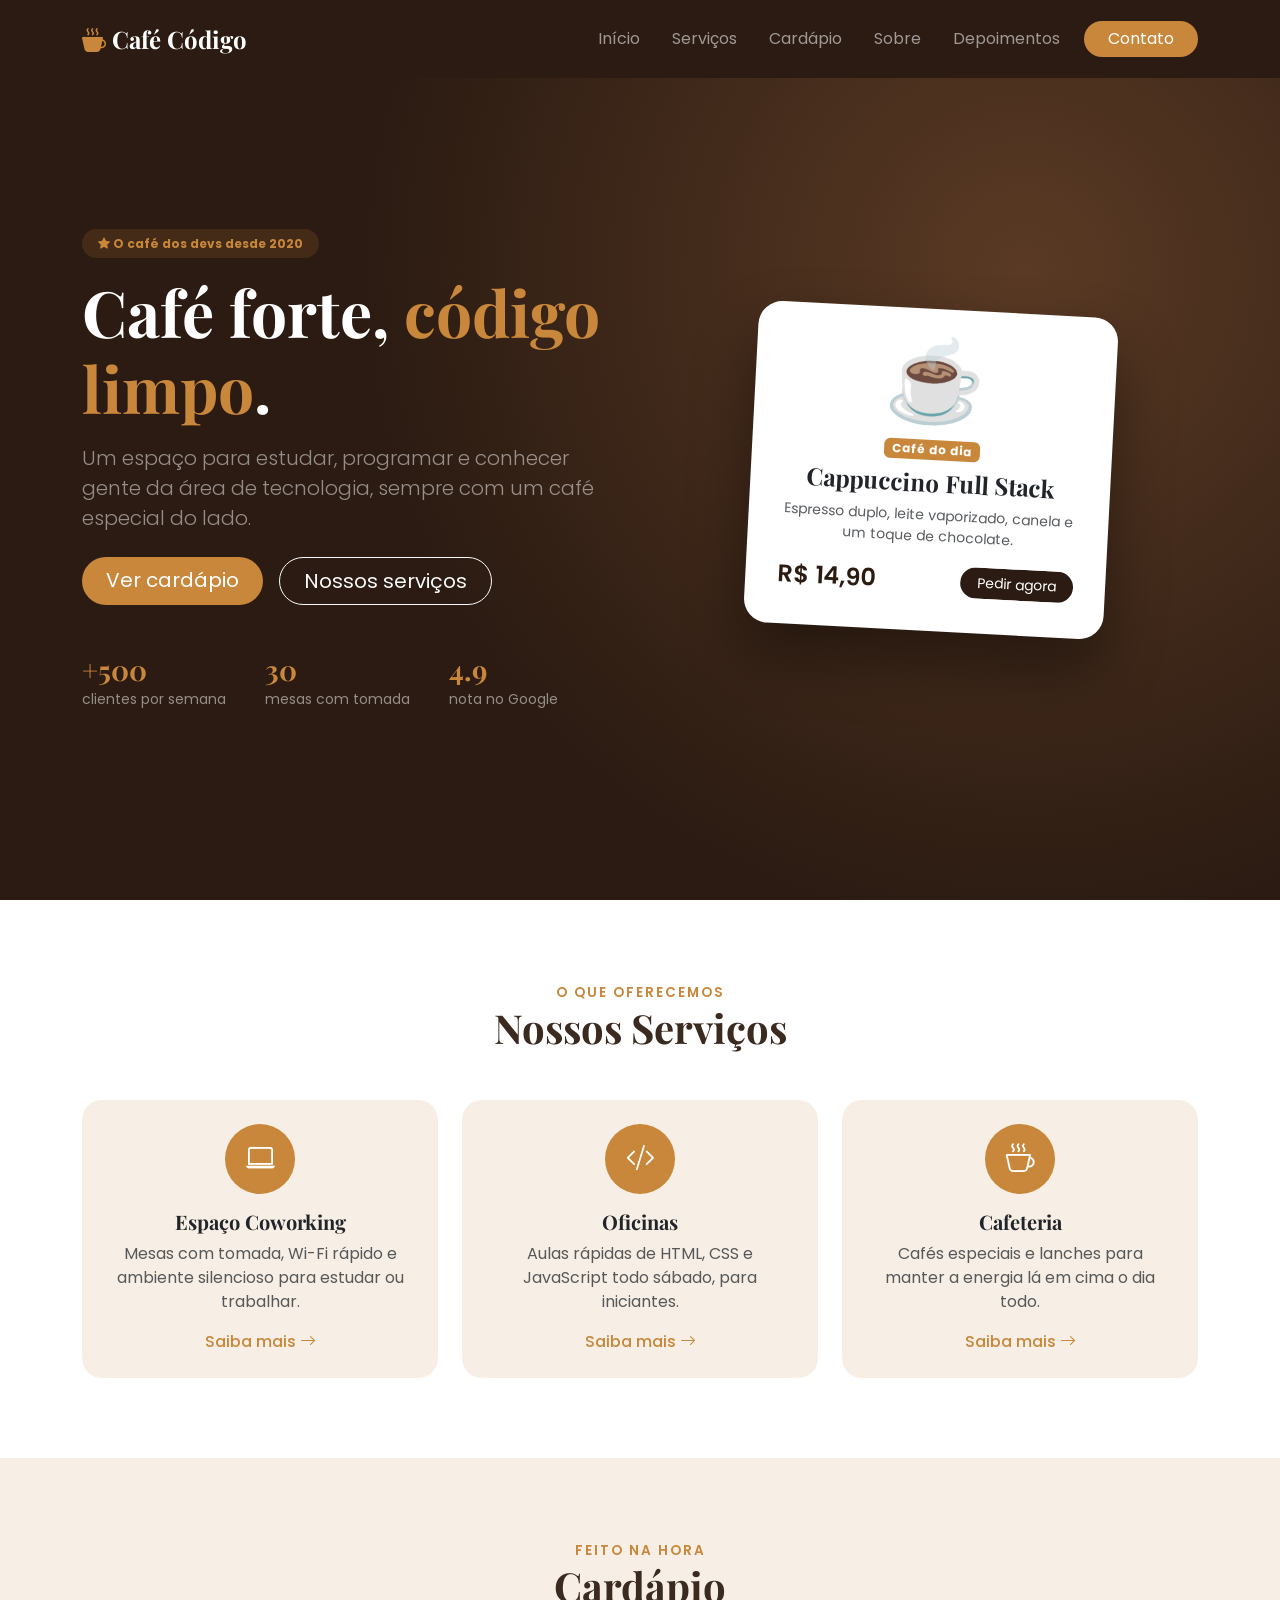
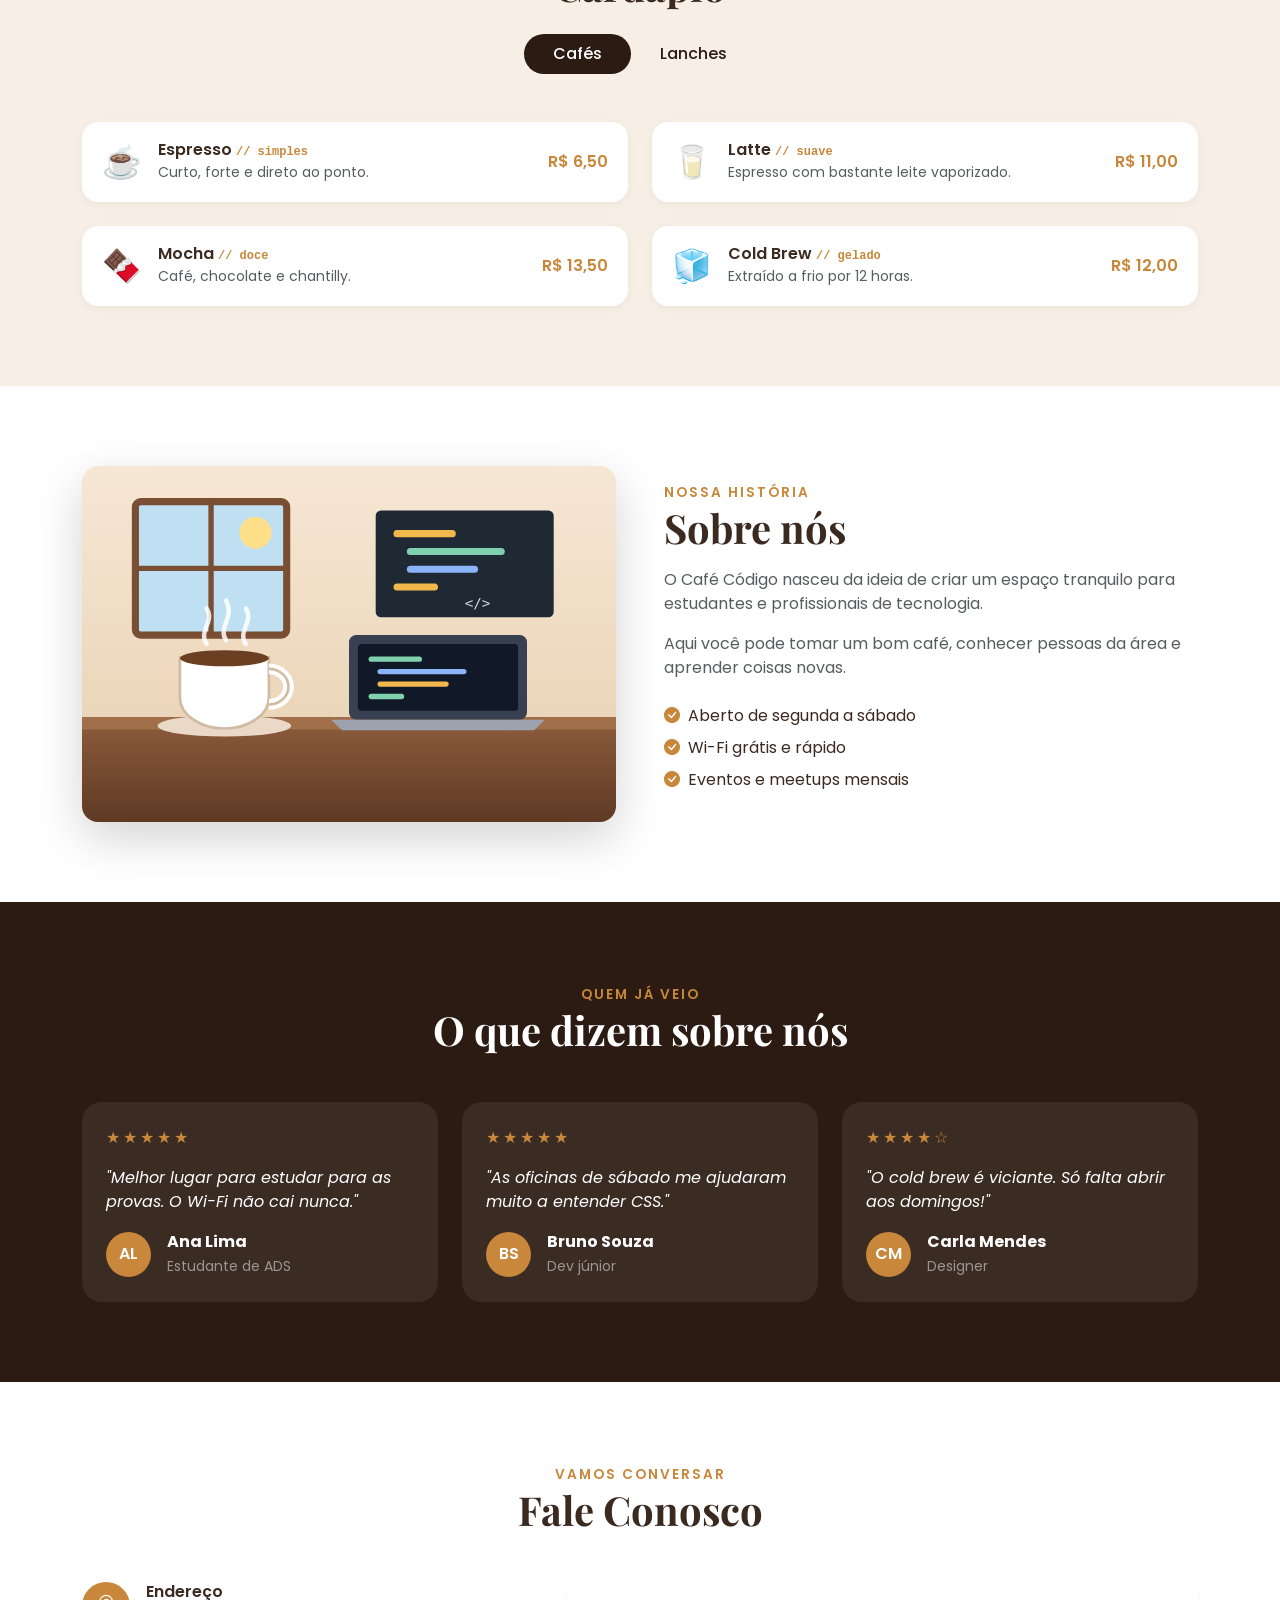
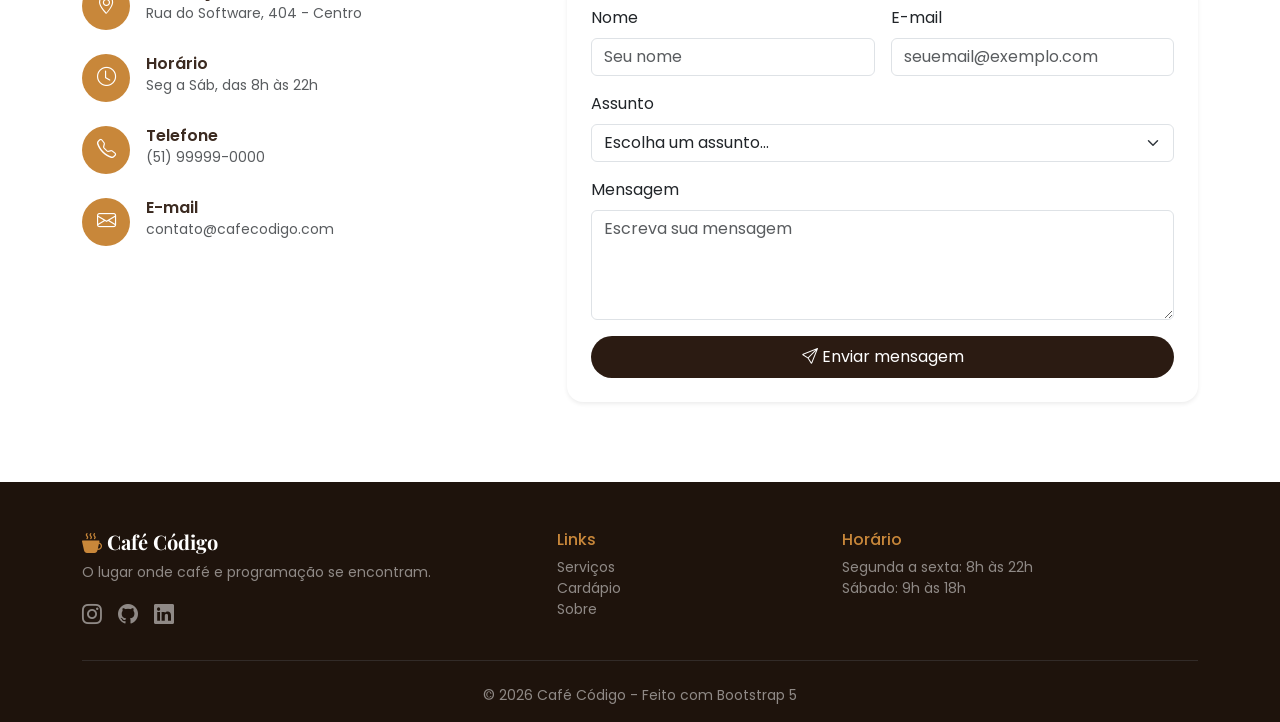
<file: Nova pasta/bootstrap/index.html>
<!DOCTYPE html>
<html lang="pt-BR">
<head>
  <meta charset="UTF-8">
  <meta name="viewport" content="width=device-width, initial-scale=1.0">
  <title>Café Código - Versão Bootstrap</title>

  <!-- Fontes do Google -->
  <link rel="preconnect" href="https://fonts.googleapis.com">
  <link href="https://fonts.googleapis.com/css2?family=Playfair+Display:wght@600;700&family=Poppins:wght@300;400;500;600&display=swap" rel="stylesheet">

  <!-- Bootstrap 5 via CDN -->
  <link href="https://cdn.jsdelivr.net/npm/bootstrap@5.3.3/dist/css/bootstrap.min.css" rel="stylesheet">
  <!-- Ícones do Bootstrap -->
  <link href="https://cdn.jsdelivr.net/npm/bootstrap-icons@1.11.3/font/bootstrap-icons.min.css" rel="stylesheet">

  <!-- CSS próprio: cores do café e detalhes que o Bootstrap não tem pronto -->
  <link rel="stylesheet" href="css/style.css">
</head>
<body>

  <!-- ===================== MENU ===================== -->
  <nav id="navbar" class="navbar navbar-expand-lg navbar-dark bg-cafe fixed-top py-3">
    <div class="container">
      <a class="navbar-brand titulo fs-4" href="#inicio">
        <i class="bi bi-cup-hot-fill text-caramelo"></i> Café Código
      </a>
      <button class="navbar-toggler" type="button" data-bs-toggle="collapse" data-bs-target="#menu"
              aria-controls="menu" aria-expanded="false" aria-label="Abrir menu">
        <span class="navbar-toggler-icon"></span>
      </button>
      <div class="collapse navbar-collapse" id="menu">
        <ul class="navbar-nav ms-auto align-items-lg-center gap-lg-3">
          <li class="nav-item"><a class="nav-link" href="#inicio">Início</a></li>
          <li class="nav-item"><a class="nav-link" href="#servicos">Serviços</a></li>
          <li class="nav-item"><a class="nav-link" href="#cardapio">Cardápio</a></li>
          <li class="nav-item"><a class="nav-link" href="#sobre">Sobre</a></li>
          <li class="nav-item"><a class="nav-link" href="#depoimentos">Depoimentos</a></li>
          <li class="nav-item mt-2 mt-lg-0">
            <a class="btn btn-caramelo rounded-pill px-4" href="#contato">Contato</a>
          </li>
        </ul>
      </div>
    </div>
  </nav>

  <!-- ===================== BANNER (HERO) ===================== -->
  <header id="inicio" class="hero d-flex align-items-center text-white">
    <div class="container">
      <div class="row align-items-center g-5">

        <!-- texto -->
        <div class="col-lg-6">
          <span class="badge rounded-pill bg-caramelo-suave text-caramelo px-3 py-2 mb-3">
            <i class="bi bi-star-fill"></i> O café dos devs desde 2020
          </span>
          <h1 class="titulo display-3 mb-3">
            Café forte, <span class="text-caramelo">código limpo</span>.
          </h1>
          <p class="lead text-white-50 mb-4">
            Um espaço para estudar, programar e conhecer gente da área de tecnologia,
            sempre com um café especial do lado.
          </p>
          <div class="d-flex flex-wrap gap-3 mb-5">
            <a href="#cardapio" class="btn btn-caramelo btn-lg rounded-pill px-4">Ver cardápio</a>
            <a href="#servicos" class="btn btn-outline-light btn-lg rounded-pill px-4">Nossos serviços</a>
          </div>

          <!-- números -->
          <div class="row text-center text-lg-start g-3">
            <div class="col-4">
              <h3 class="titulo text-caramelo mb-0">+500</h3>
              <small class="text-white-50">clientes por semana</small>
            </div>
            <div class="col-4">
              <h3 class="titulo text-caramelo mb-0">30</h3>
              <small class="text-white-50">mesas com tomada</small>
            </div>
            <div class="col-4">
              <h3 class="titulo text-caramelo mb-0">4.9</h3>
              <small class="text-white-50">nota no Google</small>
            </div>
          </div>
        </div>

        <!-- cartão "café do dia" -->
        <div class="col-lg-6 text-center">
          <div class="cartao-destaque mx-auto">
            <div class="xicara-grande">☕</div>
            <span class="badge bg-caramelo mb-2">Café do dia</span>
            <h4 class="titulo text-dark">Cappuccino Full Stack</h4>
            <p class="text-muted small mb-3">Espresso duplo, leite vaporizado, canela e um toque de chocolate.</p>
            <div class="d-flex justify-content-between align-items-center">
              <span class="fs-4 fw-semibold text-cafe">R$ 14,90</span>
              <a href="#cardapio" class="btn btn-cafe btn-sm rounded-pill px-3">Pedir agora</a>
            </div>
          </div>
        </div>

      </div>
    </div>
  </header>

  <!-- ===================== SERVIÇOS ===================== -->
  <section id="servicos" class="py-6">
    <div class="container">
      <div class="text-center mb-5">
        <span class="subtitulo">O que oferecemos</span>
        <h2 class="titulo display-6">Nossos Serviços</h2>
      </div>

      <div class="row g-4">
        <div class="col-md-4">
          <div class="card card-servico h-100 border-0 text-center p-4">
            <div class="icone-circulo mx-auto mb-3"><i class="bi bi-laptop"></i></div>
            <h5 class="titulo">Espaço Coworking</h5>
            <p class="text-muted">Mesas com tomada, Wi-Fi rápido e ambiente silencioso para estudar ou trabalhar.</p>
            <a href="#contato" class="link-caramelo mt-auto">Saiba mais <i class="bi bi-arrow-right"></i></a>
          </div>
        </div>
        <div class="col-md-4">
          <div class="card card-servico h-100 border-0 text-center p-4">
            <div class="icone-circulo mx-auto mb-3"><i class="bi bi-code-slash"></i></div>
            <h5 class="titulo">Oficinas</h5>
            <p class="text-muted">Aulas rápidas de HTML, CSS e JavaScript todo sábado, para iniciantes.</p>
            <a href="#contato" class="link-caramelo mt-auto">Saiba mais <i class="bi bi-arrow-right"></i></a>
          </div>
        </div>
        <div class="col-md-4">
          <div class="card card-servico h-100 border-0 text-center p-4">
            <div class="icone-circulo mx-auto mb-3"><i class="bi bi-cup-hot"></i></div>
            <h5 class="titulo">Cafeteria</h5>
            <p class="text-muted">Cafés especiais e lanches para manter a energia lá em cima o dia todo.</p>
            <a href="#cardapio" class="link-caramelo mt-auto">Saiba mais <i class="bi bi-arrow-right"></i></a>
          </div>
        </div>
      </div>
    </div>
  </section>

  <!-- ===================== CARDÁPIO (ABAS) ===================== -->
  <section id="cardapio" class="py-6 bg-creme">
    <div class="container">
      <div class="text-center mb-4">
        <span class="subtitulo">Feito na hora</span>
        <h2 class="titulo display-6">Cardápio</h2>
      </div>

      <!-- botões das abas (o JavaScript do Bootstrap faz a troca) -->
      <ul class="nav nav-pills abas justify-content-center mb-5" role="tablist">
        <li class="nav-item" role="presentation">
          <button class="nav-link active" data-bs-toggle="pill" data-bs-target="#aba-cafes" type="button" role="tab">Cafés</button>
        </li>
        <li class="nav-item" role="presentation">
          <button class="nav-link" data-bs-toggle="pill" data-bs-target="#aba-lanches" type="button" role="tab">Lanches</button>
        </li>
      </ul>

      <div class="tab-content">
        <!-- aba cafés -->
        <div class="tab-pane fade show active" id="aba-cafes" role="tabpanel">
          <div class="row g-4">
            <div class="col-md-6">
              <div class="item-cardapio d-flex align-items-center gap-3">
                <div class="emoji-item">☕</div>
                <div class="flex-grow-1">
                  <h6 class="mb-0 fw-semibold">Espresso <code>// simples</code></h6>
                  <small class="text-muted">Curto, forte e direto ao ponto.</small>
                </div>
                <span class="preco">R$ 6,50</span>
              </div>
            </div>
            <div class="col-md-6">
              <div class="item-cardapio d-flex align-items-center gap-3">
                <div class="emoji-item">🥛</div>
                <div class="flex-grow-1">
                  <h6 class="mb-0 fw-semibold">Latte <code>// suave</code></h6>
                  <small class="text-muted">Espresso com bastante leite vaporizado.</small>
                </div>
                <span class="preco">R$ 11,00</span>
              </div>
            </div>
            <div class="col-md-6">
              <div class="item-cardapio d-flex align-items-center gap-3">
                <div class="emoji-item">🍫</div>
                <div class="flex-grow-1">
                  <h6 class="mb-0 fw-semibold">Mocha <code>// doce</code></h6>
                  <small class="text-muted">Café, chocolate e chantilly.</small>
                </div>
                <span class="preco">R$ 13,50</span>
              </div>
            </div>
            <div class="col-md-6">
              <div class="item-cardapio d-flex align-items-center gap-3">
                <div class="emoji-item">🧊</div>
                <div class="flex-grow-1">
                  <h6 class="mb-0 fw-semibold">Cold Brew <code>// gelado</code></h6>
                  <small class="text-muted">Extraído a frio por 12 horas.</small>
                </div>
                <span class="preco">R$ 12,00</span>
              </div>
            </div>
          </div>
        </div>

        <!-- aba lanches -->
        <div class="tab-pane fade" id="aba-lanches" role="tabpanel">
          <div class="row g-4">
            <div class="col-md-6">
              <div class="item-cardapio d-flex align-items-center gap-3">
                <div class="emoji-item">🥐</div>
                <div class="flex-grow-1">
                  <h6 class="mb-0 fw-semibold">Croissant</h6>
                  <small class="text-muted">Folhado na manteiga, quentinho.</small>
                </div>
                <span class="preco">R$ 9,00</span>
              </div>
            </div>
            <div class="col-md-6">
              <div class="item-cardapio d-flex align-items-center gap-3">
                <div class="emoji-item">🧀</div>
                <div class="flex-grow-1">
                  <h6 class="mb-0 fw-semibold">Pão de queijo</h6>
                  <small class="text-muted">Porção com 6 unidades.</small>
                </div>
                <span class="preco">R$ 8,50</span>
              </div>
            </div>
            <div class="col-md-6">
              <div class="item-cardapio d-flex align-items-center gap-3">
                <div class="emoji-item">🥪</div>
                <div class="flex-grow-1">
                  <h6 class="mb-0 fw-semibold">Sanduíche natural</h6>
                  <small class="text-muted">Frango, cenoura e cream cheese.</small>
                </div>
                <span class="preco">R$ 15,00</span>
              </div>
            </div>
            <div class="col-md-6">
              <div class="item-cardapio d-flex align-items-center gap-3">
                <div class="emoji-item">🍰</div>
                <div class="flex-grow-1">
                  <h6 class="mb-0 fw-semibold">Bolo do dia</h6>
                  <small class="text-muted">Pergunte ao barista o sabor de hoje.</small>
                </div>
                <span class="preco">R$ 10,00</span>
              </div>
            </div>
          </div>
        </div>
      </div>
    </div>
  </section>

  <!-- ===================== SOBRE ===================== -->
  <section id="sobre" class="py-6">
    <div class="container">
      <div class="row align-items-center g-5">
        <div class="col-lg-6">
          <img src="img/sobre.svg" class="img-fluid rounded-4 shadow-lg"
               alt="Ilustração do Café Código: xícara de café e notebook">
        </div>
        <div class="col-lg-6">
          <span class="subtitulo">Nossa história</span>
          <h2 class="titulo display-6 mb-3">Sobre nós</h2>
          <p class="text-muted">
            O Café Código nasceu da ideia de criar um espaço tranquilo para estudantes
            e profissionais de tecnologia.
          </p>
          <p class="text-muted mb-4">
            Aqui você pode tomar um bom café, conhecer pessoas da área e aprender coisas novas.
          </p>
          <ul class="list-unstyled">
            <li class="mb-2"><i class="bi bi-check-circle-fill text-caramelo me-2"></i>Aberto de segunda a sábado</li>
            <li class="mb-2"><i class="bi bi-check-circle-fill text-caramelo me-2"></i>Wi-Fi grátis e rápido</li>
            <li class="mb-2"><i class="bi bi-check-circle-fill text-caramelo me-2"></i>Eventos e meetups mensais</li>
          </ul>
        </div>
      </div>
    </div>
  </section>

  <!-- ===================== DEPOIMENTOS ===================== -->
  <section id="depoimentos" class="py-6 bg-cafe text-white">
    <div class="container">
      <div class="text-center mb-5">
        <span class="subtitulo">Quem já veio</span>
        <h2 class="titulo display-6">O que dizem sobre nós</h2>
      </div>
      <div class="row g-4">
        <div class="col-md-4">
          <div class="card card-depoimento h-100 border-0 p-4">
            <div class="estrelas mb-3">★★★★★</div>
            <p class="fst-italic">"Melhor lugar para estudar para as provas. O Wi-Fi não cai nunca."</p>
            <div class="d-flex align-items-center gap-3 mt-auto">
              <div class="avatar">AL</div>
              <div><strong>Ana Lima</strong><br><small class="text-white-50">Estudante de ADS</small></div>
            </div>
          </div>
        </div>
        <div class="col-md-4">
          <div class="card card-depoimento h-100 border-0 p-4">
            <div class="estrelas mb-3">★★★★★</div>
            <p class="fst-italic">"As oficinas de sábado me ajudaram muito a entender CSS."</p>
            <div class="d-flex align-items-center gap-3 mt-auto">
              <div class="avatar">BS</div>
              <div><strong>Bruno Souza</strong><br><small class="text-white-50">Dev júnior</small></div>
            </div>
          </div>
        </div>
        <div class="col-md-4">
          <div class="card card-depoimento h-100 border-0 p-4">
            <div class="estrelas mb-3">★★★★☆</div>
            <p class="fst-italic">"O cold brew é viciante. Só falta abrir aos domingos!"</p>
            <div class="d-flex align-items-center gap-3 mt-auto">
              <div class="avatar">CM</div>
              <div><strong>Carla Mendes</strong><br><small class="text-white-50">Designer</small></div>
            </div>
          </div>
        </div>
      </div>
    </div>
  </section>

  <!-- ===================== CONTATO ===================== -->
  <section id="contato" class="py-6">
    <div class="container">
      <div class="text-center mb-5">
        <span class="subtitulo">Vamos conversar</span>
        <h2 class="titulo display-6">Fale Conosco</h2>
      </div>

      <div class="row g-5">
        <!-- informações -->
        <div class="col-lg-5">
          <div class="d-flex gap-3 mb-4">
            <div class="icone-circulo pequeno"><i class="bi bi-geo-alt"></i></div>
            <div><h6 class="fw-semibold mb-0">Endereço</h6><small class="text-muted">Rua do Software, 404 - Centro</small></div>
          </div>
          <div class="d-flex gap-3 mb-4">
            <div class="icone-circulo pequeno"><i class="bi bi-clock"></i></div>
            <div><h6 class="fw-semibold mb-0">Horário</h6><small class="text-muted">Seg a Sáb, das 8h às 22h</small></div>
          </div>
          <div class="d-flex gap-3 mb-4">
            <div class="icone-circulo pequeno"><i class="bi bi-telephone"></i></div>
            <div><h6 class="fw-semibold mb-0">Telefone</h6><small class="text-muted">(51) 99999-0000</small></div>
          </div>
          <div class="d-flex gap-3">
            <div class="icone-circulo pequeno"><i class="bi bi-envelope"></i></div>
            <div><h6 class="fw-semibold mb-0">E-mail</h6><small class="text-muted">contato@cafecodigo.com</small></div>
          </div>
        </div>

        <!-- formulário (validação do Bootstrap + um pouco de JavaScript) -->
        <div class="col-lg-7">
          <form id="formulario" class="card border-0 shadow-sm p-4 rounded-4" novalidate>
            <div class="row g-3">
              <div class="col-md-6">
                <label for="nome" class="form-label">Nome</label>
                <input type="text" class="form-control" id="nome" placeholder="Seu nome" required>
                <div class="invalid-feedback">Digite seu nome.</div>
              </div>
              <div class="col-md-6">
                <label for="email" class="form-label">E-mail</label>
                <input type="email" class="form-control" id="email" placeholder="seuemail@exemplo.com" required>
                <div class="invalid-feedback">Digite um e-mail válido.</div>
              </div>
              <div class="col-12">
                <label for="assunto" class="form-label">Assunto</label>
                <select class="form-select" id="assunto" required>
                  <option value="">Escolha um assunto...</option>
                  <option>Reservar mesa</option>
                  <option>Oficinas</option>
                  <option>Outro</option>
                </select>
                <div class="invalid-feedback">Escolha um assunto.</div>
              </div>
              <div class="col-12">
                <label for="mensagem" class="form-label">Mensagem</label>
                <textarea class="form-control" id="mensagem" rows="4" placeholder="Escreva sua mensagem" required></textarea>
                <div class="invalid-feedback">Escreva uma mensagem.</div>
              </div>
              <div class="col-12">
                <button type="submit" class="btn btn-cafe w-100 rounded-pill py-2">
                  <i class="bi bi-send"></i> Enviar mensagem
                </button>
              </div>
            </div>
            <!-- mensagem de sucesso (começa escondida) -->
            <div id="sucesso" class="alert alert-success mt-3 mb-0 d-none">
              <i class="bi bi-check-circle"></i> Mensagem enviada! Responderemos em breve.
            </div>
          </form>
        </div>
      </div>
    </div>
  </section>

  <!-- ===================== RODAPÉ ===================== -->
  <footer class="bg-cafe-escuro text-white pt-5 pb-3">
    <div class="container">
      <div class="row g-4">
        <div class="col-md-5">
          <h5 class="titulo"><i class="bi bi-cup-hot-fill text-caramelo"></i> Café Código</h5>
          <p class="text-white-50 small">O lugar onde café e programação se encontram.</p>
          <div class="d-flex gap-3 fs-5">
            <a href="#" class="text-white-50"><i class="bi bi-instagram"></i></a>
            <a href="#" class="text-white-50"><i class="bi bi-github"></i></a>
            <a href="#" class="text-white-50"><i class="bi bi-linkedin"></i></a>
          </div>
        </div>
        <div class="col-6 col-md-3">
          <h6 class="text-caramelo">Links</h6>
          <ul class="list-unstyled small">
            <li><a href="#servicos" class="text-white-50 text-decoration-none">Serviços</a></li>
            <li><a href="#cardapio" class="text-white-50 text-decoration-none">Cardápio</a></li>
            <li><a href="#sobre" class="text-white-50 text-decoration-none">Sobre</a></li>
          </ul>
        </div>
        <div class="col-6 col-md-4">
          <h6 class="text-caramelo">Horário</h6>
          <p class="text-white-50 small mb-0">Segunda a sexta: 8h às 22h<br>Sábado: 9h às 18h</p>
        </div>
      </div>
      <hr class="border-secondary my-4">
      <p class="text-center text-white-50 small mb-0">
        &copy; <span id="ano"></span> Café Código - Feito com Bootstrap 5
      </p>
    </div>
  </footer>

  <!-- JS do Bootstrap (menu do celular e abas do cardápio) -->
  <script src="https://cdn.jsdelivr.net/npm/bootstrap@5.3.3/dist/js/bootstrap.bundle.min.js"></script>
  <!-- JS próprio -->
  <script src="js/script.js"></script>
</body>
</html>
</file>
<file: Nova pasta/bootstrap/css/style.css>
/* =========================================================
   CSS próprio da versão Bootstrap
   O Bootstrap não tem as cores do café, então criei variáveis
   e algumas classes novas para usar junto com as do Bootstrap.
   ========================================================= */

:root {
  --cafe: #2b1b12;
  --cafe-escuro: #1e130c;
  --caramelo: #c8873a;
  --caramelo-escuro: #a96d27;
  --creme: #f7efe5;
}

body {
  font-family: "Poppins", sans-serif;
  color: #3b2a20;
}

.titulo {
  font-family: "Playfair Display", serif;
  font-weight: 700;
}

/* espaçamento maior que o py-5 do Bootstrap */
.py-6 {
  padding-top: 5rem;
  padding-bottom: 5rem;
}

/* ---------- cores ---------- */
.bg-cafe { background-color: var(--cafe); }
.bg-cafe-escuro { background-color: var(--cafe-escuro); }
.bg-creme { background-color: var(--creme); }
.bg-caramelo { background-color: var(--caramelo); }
.bg-caramelo-suave { background-color: rgba(200, 135, 58, 0.15); }
.text-caramelo { color: var(--caramelo); }
.text-cafe { color: var(--cafe); }

.subtitulo {
  color: var(--caramelo);
  text-transform: uppercase;
  letter-spacing: 2px;
  font-size: 0.85rem;
  font-weight: 600;
}

/* ---------- botões ---------- */
.btn-caramelo {
  background-color: var(--caramelo);
  color: #fff;
  border: none;
}
.btn-caramelo:hover {
  background-color: var(--caramelo-escuro);
  color: #fff;
}
.btn-cafe {
  background-color: var(--cafe);
  color: #fff;
}
.btn-cafe:hover {
  background-color: var(--caramelo);
  color: #fff;
}
.link-caramelo {
  color: var(--caramelo);
  text-decoration: none;
  font-weight: 500;
}

/* ---------- menu ---------- */
.navbar {
  transition: padding 0.3s, box-shadow 0.3s;
}
/* classe adicionada pelo JavaScript quando a página rola */
.navbar.rolou {
  padding-top: 0.5rem !important;
  padding-bottom: 0.5rem !important;
  box-shadow: 0 4px 20px rgba(0, 0, 0, 0.3);
}
.navbar .nav-link:hover {
  color: var(--caramelo) !important;
}

/* ---------- banner ---------- */
.hero {
  min-height: 100vh;
  padding-top: 100px;
  padding-bottom: 60px;
  background: radial-gradient(circle at 80% 30%, #5a3a24 0%, var(--cafe) 55%);
}
.cartao-destaque {
  background-color: #fff;
  max-width: 360px;
  border-radius: 1.5rem;
  padding: 2rem;
  box-shadow: 0 30px 60px rgba(0, 0, 0, 0.4);
  transform: rotate(3deg);
  transition: transform 0.3s;
}
.cartao-destaque:hover {
  transform: rotate(0deg) scale(1.03);
}
.xicara-grande {
  font-size: 5rem;
  line-height: 1;
  margin-bottom: 1rem;
}

/* ---------- serviços ---------- */
.card-servico {
  background-color: var(--creme);
  border-radius: 1.25rem;
  transition: transform 0.3s, box-shadow 0.3s;
}
.card-servico:hover {
  transform: translateY(-8px);
  box-shadow: 0 15px 30px rgba(43, 27, 18, 0.15);
}
.icone-circulo {
  width: 70px;
  height: 70px;
  border-radius: 50%;
  background-color: var(--caramelo);
  color: #fff;
  font-size: 1.8rem;
  display: flex;
  align-items: center;
  justify-content: center;
  flex-shrink: 0;
}
.icone-circulo.pequeno {
  width: 48px;
  height: 48px;
  font-size: 1.2rem;
}

/* ---------- cardápio ---------- */
.abas .nav-link {
  color: var(--cafe);
  border-radius: 50rem;
  padding: 0.5rem 1.8rem;
  font-weight: 500;
}
.abas .nav-link.active {
  background-color: var(--cafe);
}
.item-cardapio {
  background-color: #fff;
  border-radius: 1rem;
  padding: 1rem 1.25rem;
  box-shadow: 0 2px 10px rgba(0, 0, 0, 0.05);
}
.emoji-item {
  font-size: 2rem;
}
.item-cardapio code {
  color: var(--caramelo);
  font-size: 0.75rem;
}
.preco {
  color: var(--caramelo);
  font-weight: 600;
  white-space: nowrap;
}

/* ---------- depoimentos ---------- */
.card-depoimento {
  background-color: rgba(255, 255, 255, 0.07);
  color: #fff;
  border-radius: 1.25rem;
}
.estrelas {
  color: var(--caramelo);
  letter-spacing: 3px;
}
.avatar {
  width: 45px;
  height: 45px;
  border-radius: 50%;
  background-color: var(--caramelo);
  display: flex;
  align-items: center;
  justify-content: center;
  font-weight: 600;
}

/* ---------- formulário ---------- */
.form-control:focus,
.form-select:focus {
  border-color: var(--caramelo);
  box-shadow: 0 0 0 0.25rem rgba(200, 135, 58, 0.25);
}
</file>
